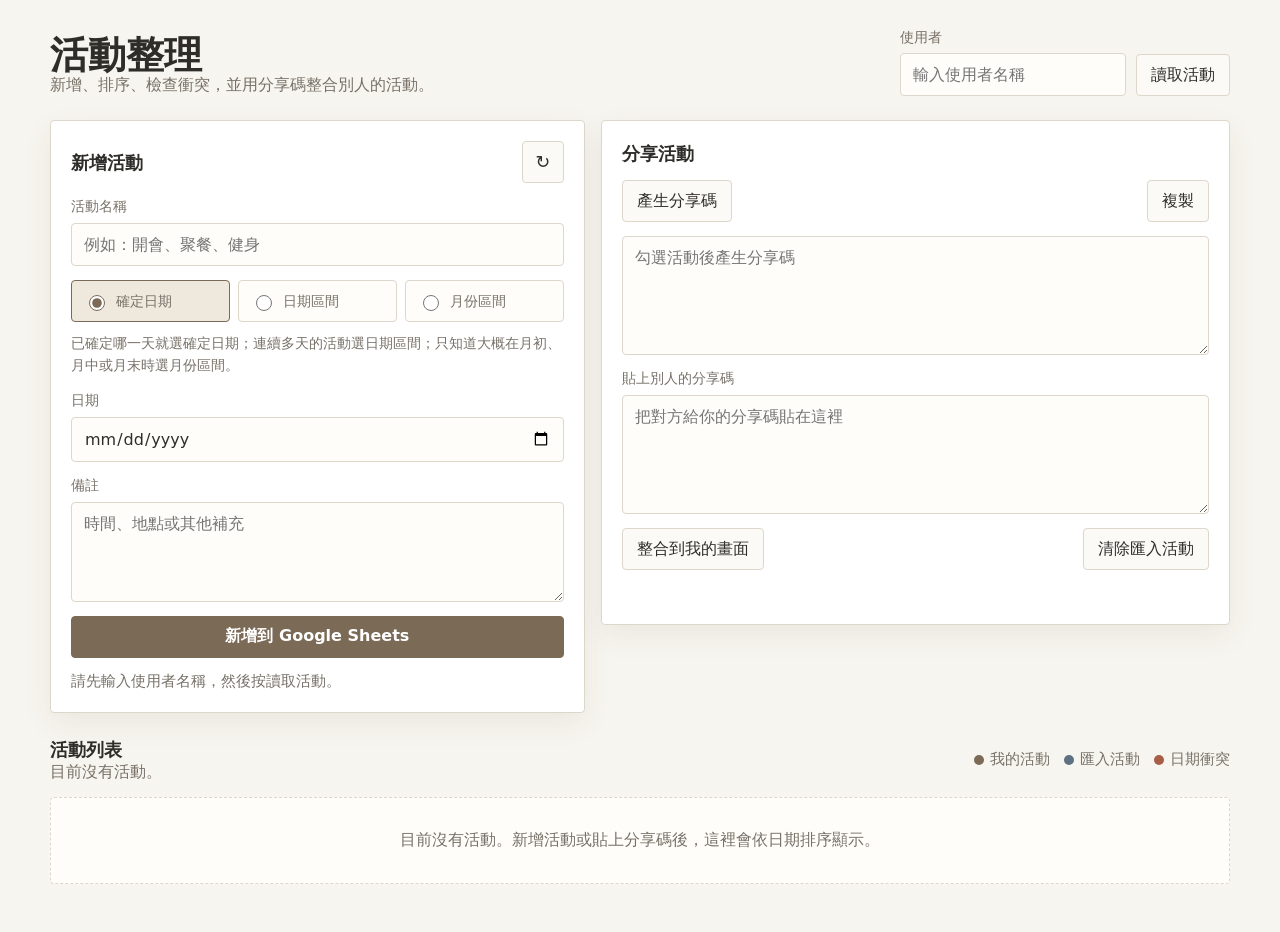
<file: index.html>
<!doctype html>
<html lang="zh-Hant">
  <head>
    <meta charset="utf-8">
    <meta name="viewport" content="width=device-width, initial-scale=1">
    <title>活動整理</title>
    <link rel="stylesheet" href="./styles.css?v=20260624-2">
  </head>
  <body>
    <main class="app-shell">
      <section class="topbar" aria-label="使用者設定">
        <div>
          <h1>活動整理</h1>
          <p>新增、排序、檢查衝突，並用分享碼整合別人的活動。</p>
        </div>
        <div class="user-panel">
          <label class="user-chip">
            <span>使用者</span>
            <input id="userName" type="text" autocomplete="name" placeholder="輸入使用者名稱">
          </label>
          <button id="loadUserButton" type="button">讀取活動</button>
        </div>
      </section>

      <section class="workspace">
        <form id="activityForm" class="panel form-panel">
          <div class="panel-heading">
            <h2>新增活動</h2>
            <button class="icon-button" type="button" id="refreshButton" title="重新整理">↻</button>
          </div>

          <label>
            <span>活動名稱</span>
            <input id="title" type="text" placeholder="例如：開會、聚餐、健身" required>
          </label>

          <div class="date-mode">
            <label class="radio-card">
              <input type="radio" name="dateMode" value="exact" checked>
              <span>確定日期</span>
            </label>
            <label class="radio-card">
              <input type="radio" name="dateMode" value="range">
              <span>日期區間</span>
            </label>
            <label class="radio-card">
              <input type="radio" name="dateMode" value="fuzzy">
              <span>月份區間</span>
            </label>
          </div>
          <p class="date-help">
            已確定哪一天就選確定日期；連續多天的活動選日期區間；只知道大概在月初、月中或月末時選月份區間。
          </p>

          <label id="exactDateField" class="date-field">
            <span>日期</span>
            <input id="date" type="date">
          </label>

          <div id="rangeDateField" class="date-field range-date" hidden>
            <label>
              <span>開始日期</span>
              <input id="startDate" type="date">
            </label>
            <label>
              <span>結束日期</span>
              <input id="endDate" type="date">
            </label>
          </div>

          <div id="fuzzyDateField" class="date-field fuzzy-date" hidden>
            <label>
              <span>月份</span>
              <input id="month" type="month">
            </label>
            <label>
              <span>區間</span>
              <select id="datePeriod">
                <option value="early">月初</option>
                <option value="middle">月中</option>
                <option value="late">月末</option>
              </select>
            </label>
          </div>

          <label>
            <span>備註</span>
            <textarea id="note" rows="4" placeholder="時間、地點或其他補充"></textarea>
          </label>

          <div class="form-actions">
            <button id="submitActivityButton" class="primary-button" type="submit">新增到 Google Sheets</button>
            <button id="cancelEditButton" type="button" hidden>取消編輯</button>
          </div>
          <p id="formStatus" class="status-text" role="status"></p>
        </form>

        <section class="panel share-panel" aria-label="分享碼工具">
          <div class="panel-heading">
            <h2>分享活動</h2>
          </div>

          <div class="share-actions">
            <button id="makeShareCode" type="button">產生分享碼</button>
            <button id="copyShareCode" type="button">複製</button>
          </div>
          <textarea id="shareCode" rows="5" readonly placeholder="勾選活動後產生分享碼"></textarea>

          <label>
            <span>貼上別人的分享碼</span>
            <textarea id="importCode" rows="5" placeholder="把對方給你的分享碼貼在這裡"></textarea>
          </label>
          <div class="share-actions">
            <button id="importShareCode" type="button">整合到我的畫面</button>
            <button id="clearImported" type="button">清除匯入活動</button>
          </div>
          <p id="shareStatus" class="status-text" role="status"></p>
        </section>
      </section>

      <section class="timeline-section">
        <div class="list-toolbar">
          <div>
            <h2>活動列表</h2>
            <p id="summaryText">正在載入資料...</p>
          </div>
          <div class="legend" aria-label="圖例">
            <span><i class="dot own"></i>我的活動</span>
            <span><i class="dot imported"></i>匯入活動</span>
            <span><i class="dot conflict"></i>日期衝突</span>
          </div>
        </div>

        <div id="activityList" class="activity-list" aria-live="polite"></div>
      </section>
    </main>

    <script src="./app.js?v=20260624-2"></script>
  </body>
</html>
</file>
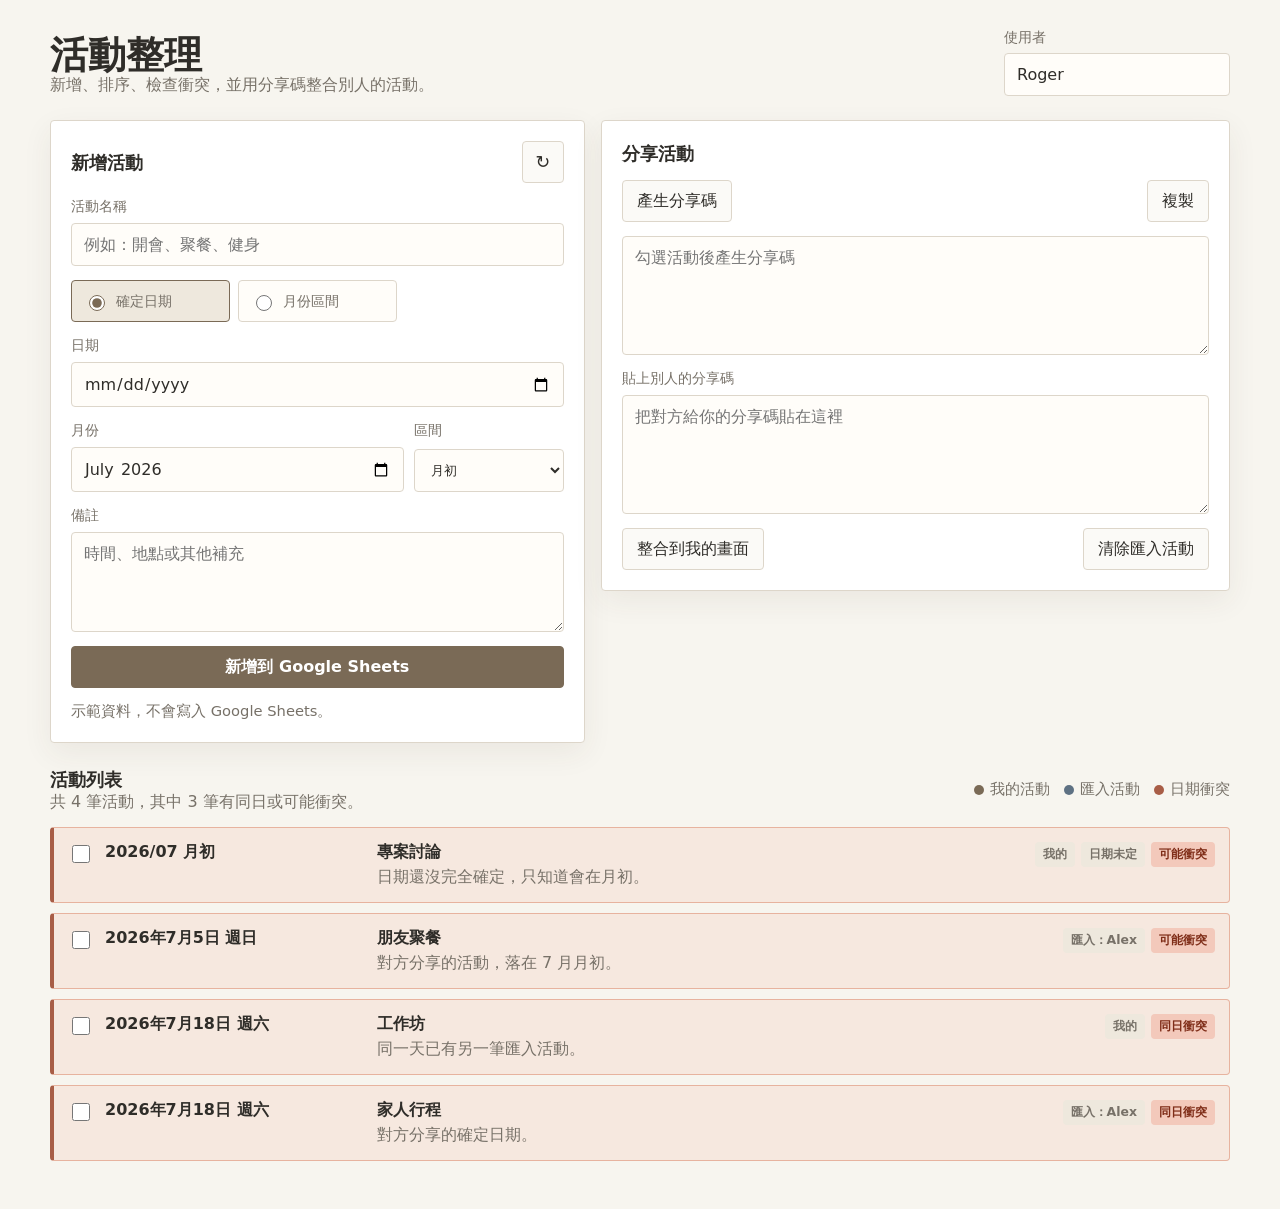
<file: demo.html>
<!doctype html>
<html lang="zh-Hant">
  <head>
    <meta charset="utf-8">
    <meta name="viewport" content="width=device-width, initial-scale=1">
    <title>活動整理 Demo</title>
    <link rel="stylesheet" href="./styles.css">
  </head>
  <body>
    <main class="app-shell">
      <section class="topbar" aria-label="使用者設定">
        <div>
          <h1>活動整理</h1>
          <p>新增、排序、檢查衝突，並用分享碼整合別人的活動。</p>
        </div>
        <label class="user-chip">
          <span>使用者</span>
          <input type="text" value="Roger">
        </label>
      </section>

      <section class="workspace">
        <form class="panel form-panel">
          <div class="panel-heading">
            <h2>新增活動</h2>
            <button class="icon-button" type="button" title="重新整理">↻</button>
          </div>

          <label>
            <span>活動名稱</span>
            <input type="text" placeholder="例如：開會、聚餐、健身">
          </label>

          <div class="date-mode">
            <label class="radio-card">
              <input type="radio" name="demoDateMode" checked>
              <span>確定日期</span>
            </label>
            <label class="radio-card">
              <input type="radio" name="demoDateMode">
              <span>月份區間</span>
            </label>
          </div>

          <label>
            <span>日期</span>
            <input type="date">
          </label>

          <div class="fuzzy-date">
            <label>
              <span>月份</span>
              <input type="month" value="2026-07">
            </label>
            <label>
              <span>區間</span>
              <select>
                <option>月初</option>
                <option>月中</option>
                <option>月末</option>
              </select>
            </label>
          </div>

          <label>
            <span>備註</span>
            <textarea rows="4" placeholder="時間、地點或其他補充"></textarea>
          </label>

          <button class="primary-button" type="button">新增到 Google Sheets</button>
          <p class="status-text">示範資料，不會寫入 Google Sheets。</p>
        </form>

        <section class="panel share-panel" aria-label="分享碼工具">
          <div class="panel-heading">
            <h2>分享活動</h2>
          </div>
          <div class="share-actions">
            <button type="button">產生分享碼</button>
            <button type="button">複製</button>
          </div>
          <textarea rows="5" readonly placeholder="勾選活動後產生分享碼"></textarea>
          <label>
            <span>貼上別人的分享碼</span>
            <textarea rows="5" placeholder="把對方給你的分享碼貼在這裡"></textarea>
          </label>
          <div class="share-actions">
            <button type="button">整合到我的畫面</button>
            <button type="button">清除匯入活動</button>
          </div>
        </section>
      </section>

      <section class="timeline-section">
        <div class="list-toolbar">
          <div>
            <h2>活動列表</h2>
            <p>共 4 筆活動，其中 3 筆有同日或可能衝突。</p>
          </div>
          <div class="legend" aria-label="圖例">
            <span><i class="dot own"></i>我的活動</span>
            <span><i class="dot imported"></i>匯入活動</span>
            <span><i class="dot conflict"></i>日期衝突</span>
          </div>
        </div>

        <div class="activity-list">
          <article class="activity-card own conflict">
            <input type="checkbox">
            <div class="activity-date">2026/07 月初</div>
            <div class="activity-body">
              <div class="activity-title">專案討論</div>
              <div class="activity-note">日期還沒完全確定，只知道會在月初。</div>
            </div>
            <div class="badges">
              <span class="badge">我的</span>
              <span class="badge">日期未定</span>
              <span class="badge conflict">可能衝突</span>
            </div>
          </article>

          <article class="activity-card imported conflict">
            <input type="checkbox">
            <div class="activity-date">2026年7月5日 週日</div>
            <div class="activity-body">
              <div class="activity-title">朋友聚餐</div>
              <div class="activity-note">對方分享的活動，落在 7 月月初。</div>
            </div>
            <div class="badges">
              <span class="badge">匯入：Alex</span>
              <span class="badge conflict">可能衝突</span>
            </div>
          </article>

          <article class="activity-card own conflict">
            <input type="checkbox">
            <div class="activity-date">2026年7月18日 週六</div>
            <div class="activity-body">
              <div class="activity-title">工作坊</div>
              <div class="activity-note">同一天已有另一筆匯入活動。</div>
            </div>
            <div class="badges">
              <span class="badge">我的</span>
              <span class="badge conflict">同日衝突</span>
            </div>
          </article>

          <article class="activity-card imported conflict">
            <input type="checkbox">
            <div class="activity-date">2026年7月18日 週六</div>
            <div class="activity-body">
              <div class="activity-title">家人行程</div>
              <div class="activity-note">對方分享的確定日期。</div>
            </div>
            <div class="badges">
              <span class="badge">匯入：Alex</span>
              <span class="badge conflict">同日衝突</span>
            </div>
          </article>
        </div>
      </section>
    </main>
  </body>
</html>
</file>
<file: styles.css>
:root {
  --bg: #f7f5ef;
  --ink: #2f2d29;
  --muted: #777168;
  --line: #ddd6ca;
  --panel: #ffffff;
  --accent: #7a6a56;
  --accent-dark: #514739;
  --accent-soft: #eee8dd;
  --warn: #a85d46;
  --warn-soft: #f6e8df;
  --imported: #5e7183;
  --shadow: 0 10px 30px rgba(66, 57, 45, 0.07);
}

* {
  box-sizing: border-box;
}

[hidden] {
  display: none !important;
}

.date-field.is-hidden {
  display: none !important;
}

body {
  margin: 0;
  min-height: 100vh;
  background: var(--bg);
  color: var(--ink);
  font-family: "Segoe UI", "Noto Sans TC", system-ui, sans-serif;
  letter-spacing: 0;
}

button,
input,
textarea {
  font: inherit;
}

button {
  border: 1px solid var(--line);
  border-radius: 4px;
  background: #fbfaf7;
  color: var(--ink);
  cursor: pointer;
  min-height: 42px;
  padding: 0 14px;
}

button:hover {
  border-color: var(--accent);
  background: #f3efe6;
}

button:disabled {
  cursor: wait;
  opacity: 0.62;
}

button:disabled:hover {
  border-color: var(--line);
}

.app-shell {
  width: min(1180px, calc(100% - 32px));
  margin: 0 auto;
  padding: 28px 0 48px;
}

.topbar,
.workspace,
.list-toolbar {
  display: grid;
  gap: 16px;
}

.topbar {
  grid-template-columns: 1fr auto;
  align-items: end;
  padding-bottom: 24px;
}

h1,
h2,
p {
  margin: 0;
}

h1 {
  font-size: 2.35rem;
  line-height: 1.05;
  font-weight: 600;
}

h2 {
  font-size: 1.15rem;
  font-weight: 600;
}

.topbar p,
.list-toolbar p,
.status-text {
  color: var(--muted);
}

.user-chip {
  display: grid;
  gap: 6px;
  min-width: 220px;
}

.user-panel {
  display: grid;
  grid-template-columns: minmax(220px, 1fr) auto;
  align-items: end;
  gap: 10px;
}

.user-chip span,
label span {
  color: var(--muted);
  font-size: 0.9rem;
}

input,
textarea,
select {
  width: 100%;
  border: 1px solid var(--line);
  border-radius: 4px;
  background: #fffdf9;
  color: var(--ink);
  outline: none;
  padding: 11px 12px;
}

input:focus,
textarea:focus,
select:focus {
  border-color: var(--accent);
  box-shadow: 0 0 0 3px var(--accent-soft);
}

textarea {
  resize: vertical;
}

.workspace {
  grid-template-columns: minmax(280px, 0.85fr) minmax(300px, 1fr);
  align-items: start;
}

.panel {
  background: var(--panel);
  border: 1px solid var(--line);
  border-radius: 4px;
  box-shadow: var(--shadow);
  padding: 20px;
}

.form-panel,
.share-panel {
  display: grid;
  gap: 14px;
}

.date-mode {
  display: grid;
  grid-template-columns: repeat(3, minmax(0, 1fr));
  gap: 8px;
}

.radio-card {
  display: flex;
  align-items: center;
  gap: 8px;
  min-height: 42px;
  padding: 0 12px;
  border: 1px solid var(--line);
  border-radius: 4px;
  background: #fffdf9;
  cursor: pointer;
}

.radio-card:has(input:checked) {
  border-color: var(--accent);
  background: var(--accent-soft);
}

.radio-card input {
  width: 16px;
  height: 16px;
  accent-color: var(--accent);
}

.date-help {
  margin-top: -4px;
  color: var(--muted);
  font-size: 0.9rem;
  line-height: 1.55;
}

.range-date,
.fuzzy-date {
  display: grid;
  gap: 10px;
}

.range-date {
  grid-template-columns: repeat(2, minmax(0, 1fr));
}

.fuzzy-date {
  grid-template-columns: minmax(0, 1fr) minmax(120px, 0.45fr);
}

.panel-heading,
.share-actions,
.form-actions,
.list-toolbar {
  display: flex;
  align-items: center;
  justify-content: space-between;
  gap: 12px;
}

label {
  display: grid;
  gap: 7px;
}

.icon-button {
  width: 42px;
  padding: 0;
  font-size: 1.1rem;
}

.primary-button {
  border-color: var(--accent);
  background: var(--accent);
  color: #fff;
  font-weight: 600;
}

.primary-button:hover {
  background: var(--accent-dark);
}

.form-actions {
  align-items: stretch;
}

.form-actions .primary-button {
  flex: 1;
}

.status-text {
  min-height: 1.35em;
  font-size: 0.92rem;
}

.timeline-section {
  margin-top: 24px;
}

.list-toolbar {
  margin-bottom: 14px;
}

.legend {
  display: flex;
  flex-wrap: wrap;
  gap: 10px 14px;
  color: var(--muted);
  font-size: 0.92rem;
}

.legend span {
  display: inline-flex;
  align-items: center;
  gap: 6px;
}

.dot {
  width: 10px;
  height: 10px;
  border-radius: 50%;
  display: inline-block;
}

.dot.own {
  background: var(--accent);
}

.dot.imported {
  background: var(--imported);
}

.dot.conflict {
  background: var(--warn);
}

.activity-list {
  display: grid;
  gap: 10px;
}

.activity-card {
  display: grid;
  grid-template-columns: auto minmax(190px, 260px) 1fr auto;
  gap: 12px;
  align-items: start;
  padding: 14px;
  background: #fffdf9;
  border: 1px solid var(--line);
  border-left: 4px solid var(--accent);
  border-radius: 4px;
}

.activity-card.imported {
  border-left-color: var(--imported);
}

.activity-card.conflict {
  background: var(--warn-soft);
  border-color: #e7b39f;
  border-left-color: var(--warn);
}

.activity-card input[type="checkbox"] {
  width: 18px;
  height: 18px;
  margin-top: 3px;
  accent-color: var(--accent);
}

.activity-date {
  font-weight: 650;
  color: var(--ink);
  white-space: nowrap;
}

.activity-body {
  min-width: 0;
}

.activity-title {
  overflow-wrap: anywhere;
  font-weight: 650;
}

.activity-note {
  margin-top: 4px;
  color: var(--muted);
  overflow-wrap: anywhere;
  white-space: pre-wrap;
}

.badges {
  display: flex;
  flex-wrap: wrap;
  justify-content: flex-end;
  gap: 6px;
}

.badge {
  border-radius: 4px;
  padding: 4px 8px;
  background: #eee8dd;
  color: var(--muted);
  font-size: 0.78rem;
  font-weight: 600;
}

.badge.conflict {
  background: #f3c9bb;
  color: #7f2d18;
}

.edit-button,
.delete-button {
  min-height: 28px;
  padding: 0 8px;
  font-size: 0.78rem;
  font-weight: 600;
}

.edit-button {
  border-color: #d8d0c2;
  background: #fbfaf7;
  color: var(--accent-dark);
}

.edit-button:hover {
  border-color: var(--accent);
  background: #f3efe6;
}

.delete-button {
  border-color: #d9c4b9;
  background: #fff7f3;
  color: #8a3a24;
}

.delete-button:hover {
  border-color: var(--warn);
  background: #f6e8df;
}

.empty-state {
  padding: 32px;
  text-align: center;
  color: var(--muted);
  background: #fffdf9;
  border: 1px dashed var(--line);
  border-radius: 4px;
}

@media (max-width: 800px) {
  .app-shell {
    width: min(100% - 20px, 1180px);
    padding-top: 18px;
  }

  .topbar,
  .workspace {
    grid-template-columns: 1fr;
  }

  .user-panel {
    grid-template-columns: 1fr;
  }

  .panel-heading,
  .list-toolbar,
  .form-actions,
  .share-actions {
    align-items: stretch;
  }

  .list-toolbar,
  .form-actions,
  .share-actions {
    flex-direction: column;
  }

  .activity-card {
    grid-template-columns: auto 1fr;
  }

  .date-mode,
  .range-date,
  .fuzzy-date {
    grid-template-columns: 1fr;
  }

  .activity-date,
  .badges {
    grid-column: 2;
  }

  .activity-date {
    white-space: normal;
  }

  .badges {
    justify-content: flex-start;
  }
}
</file>
